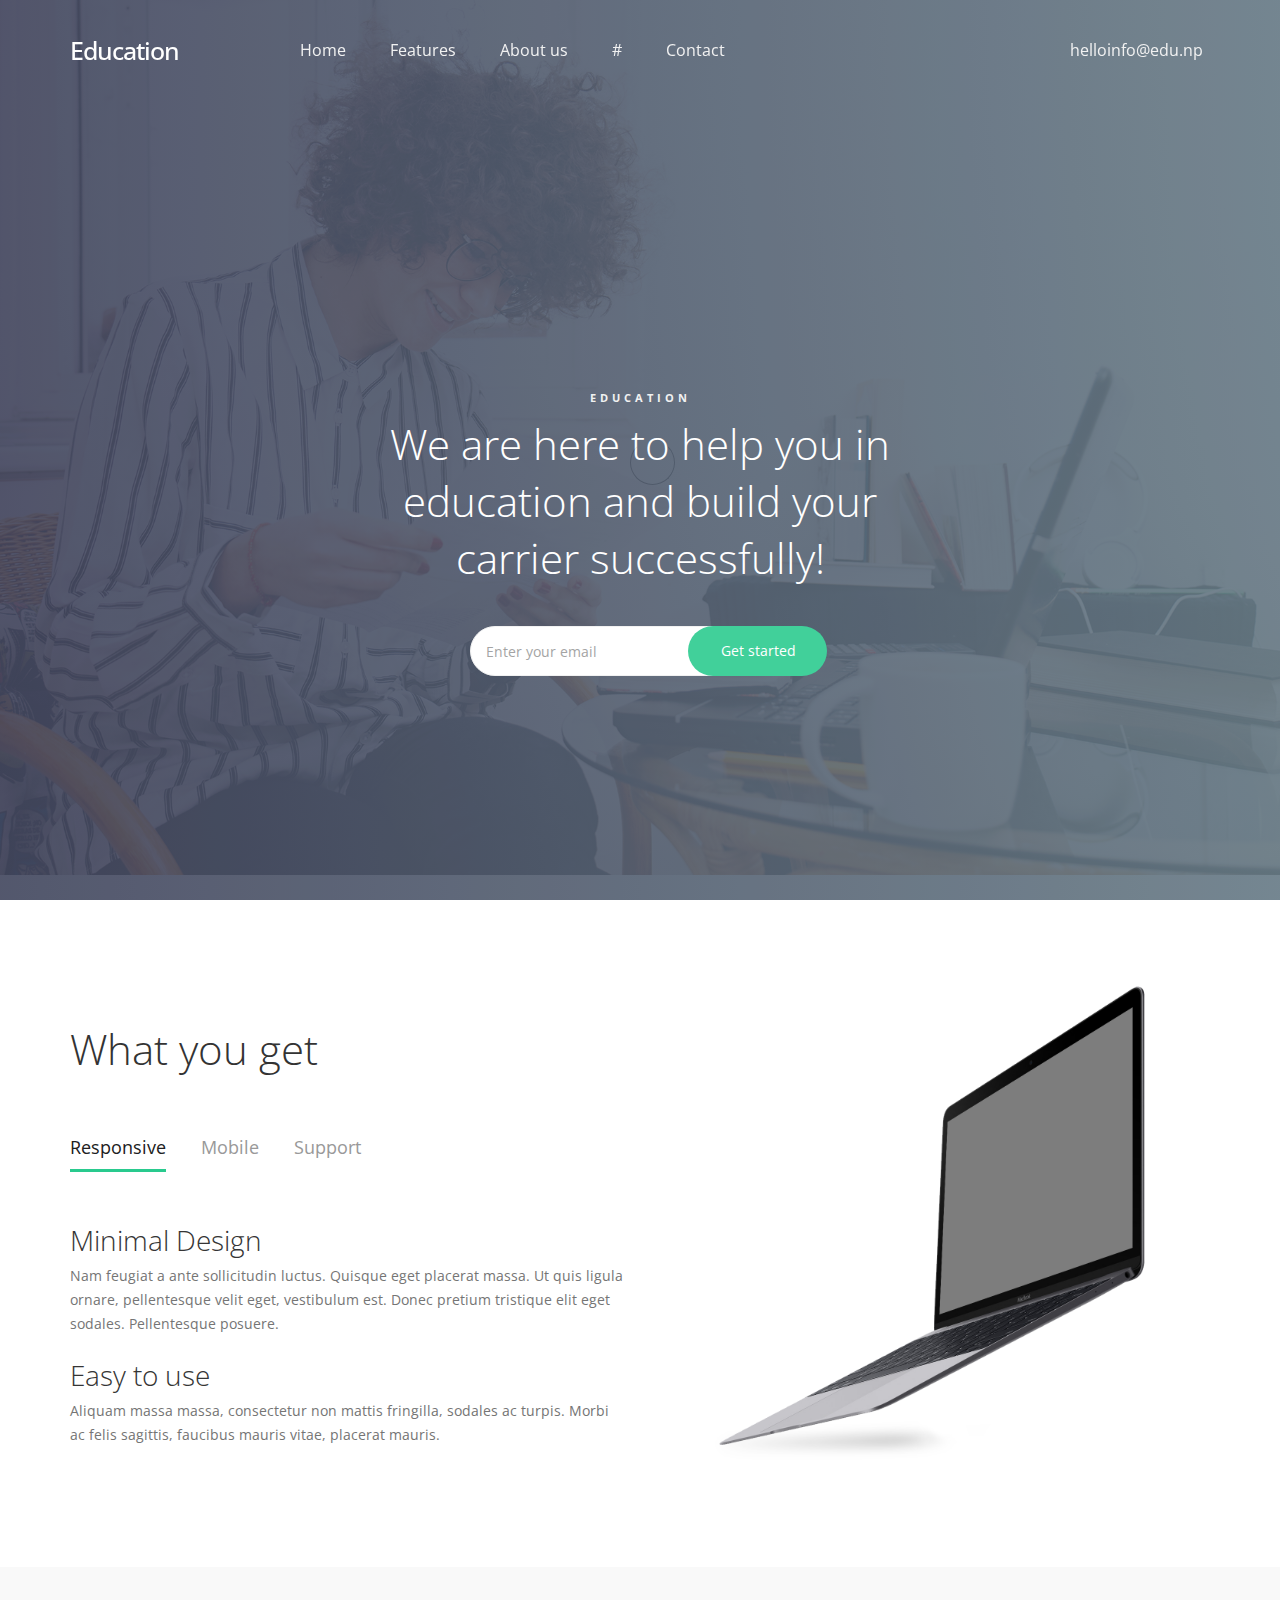
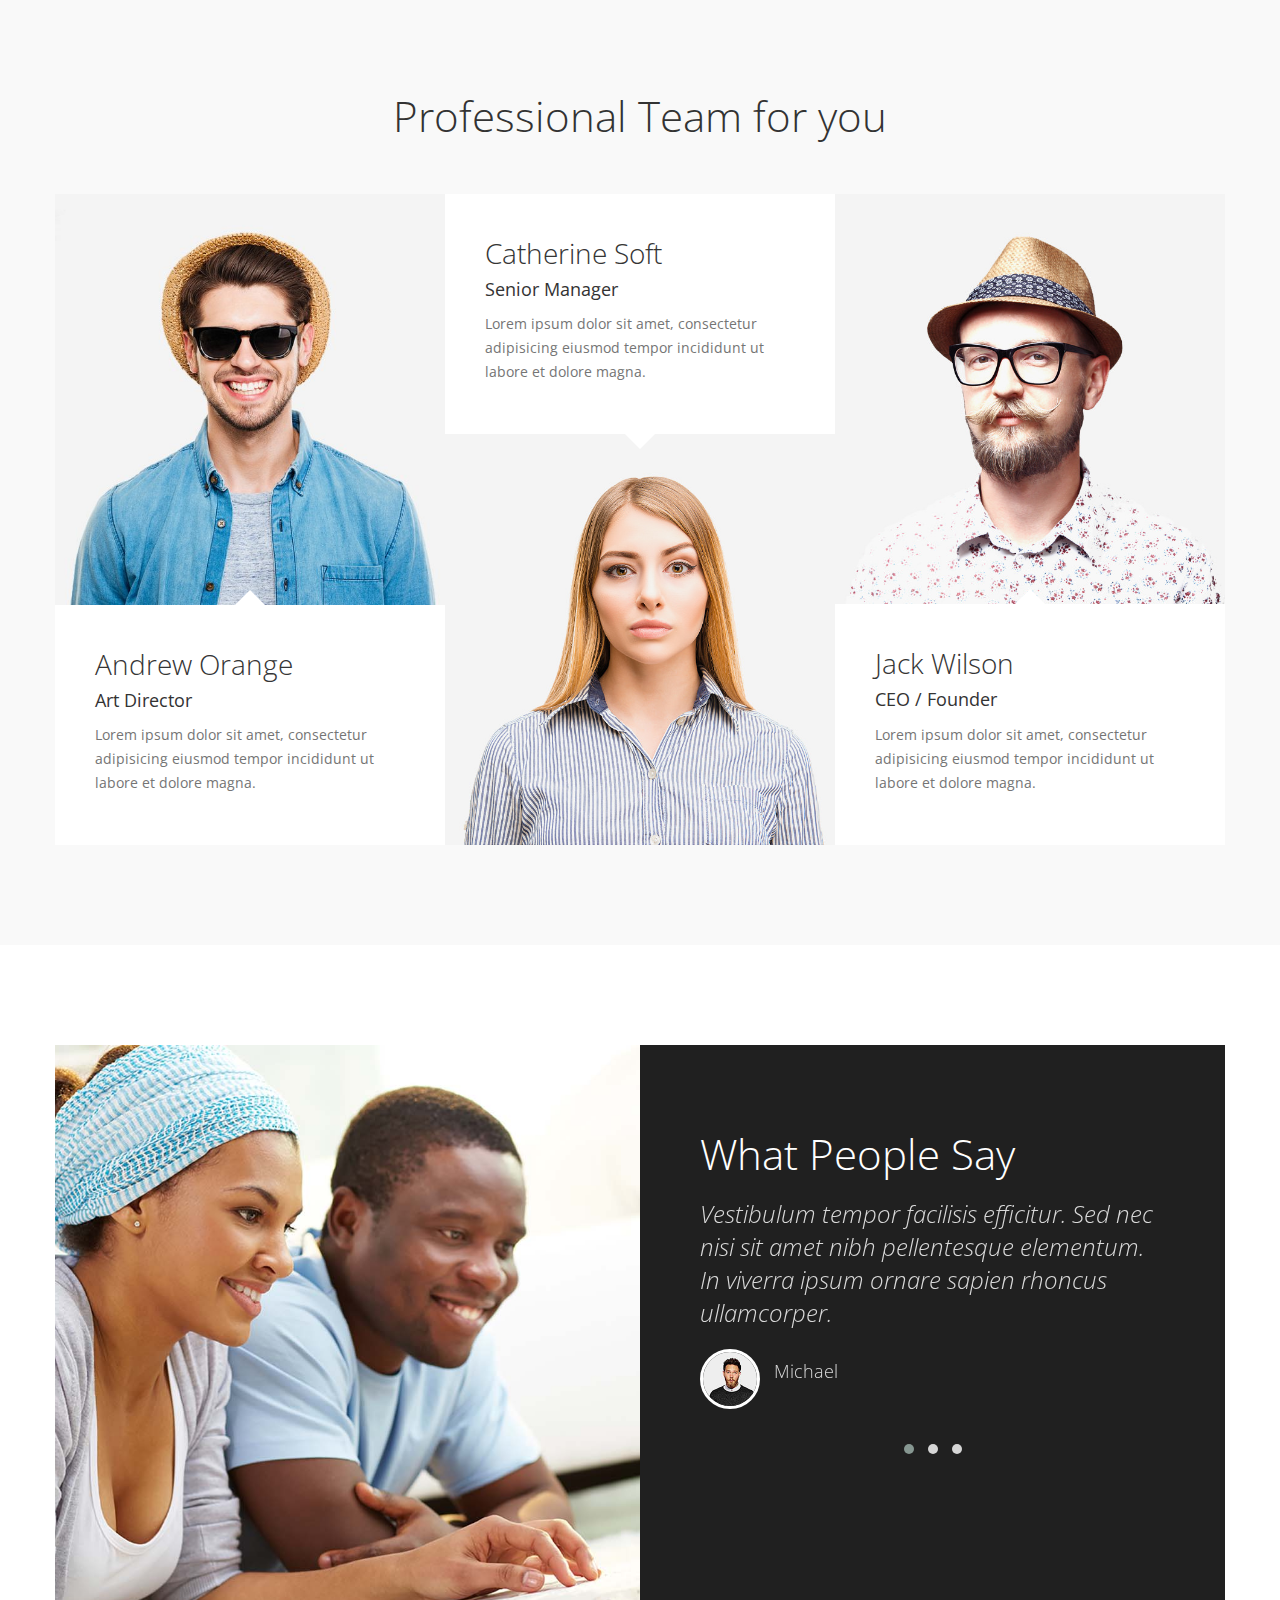
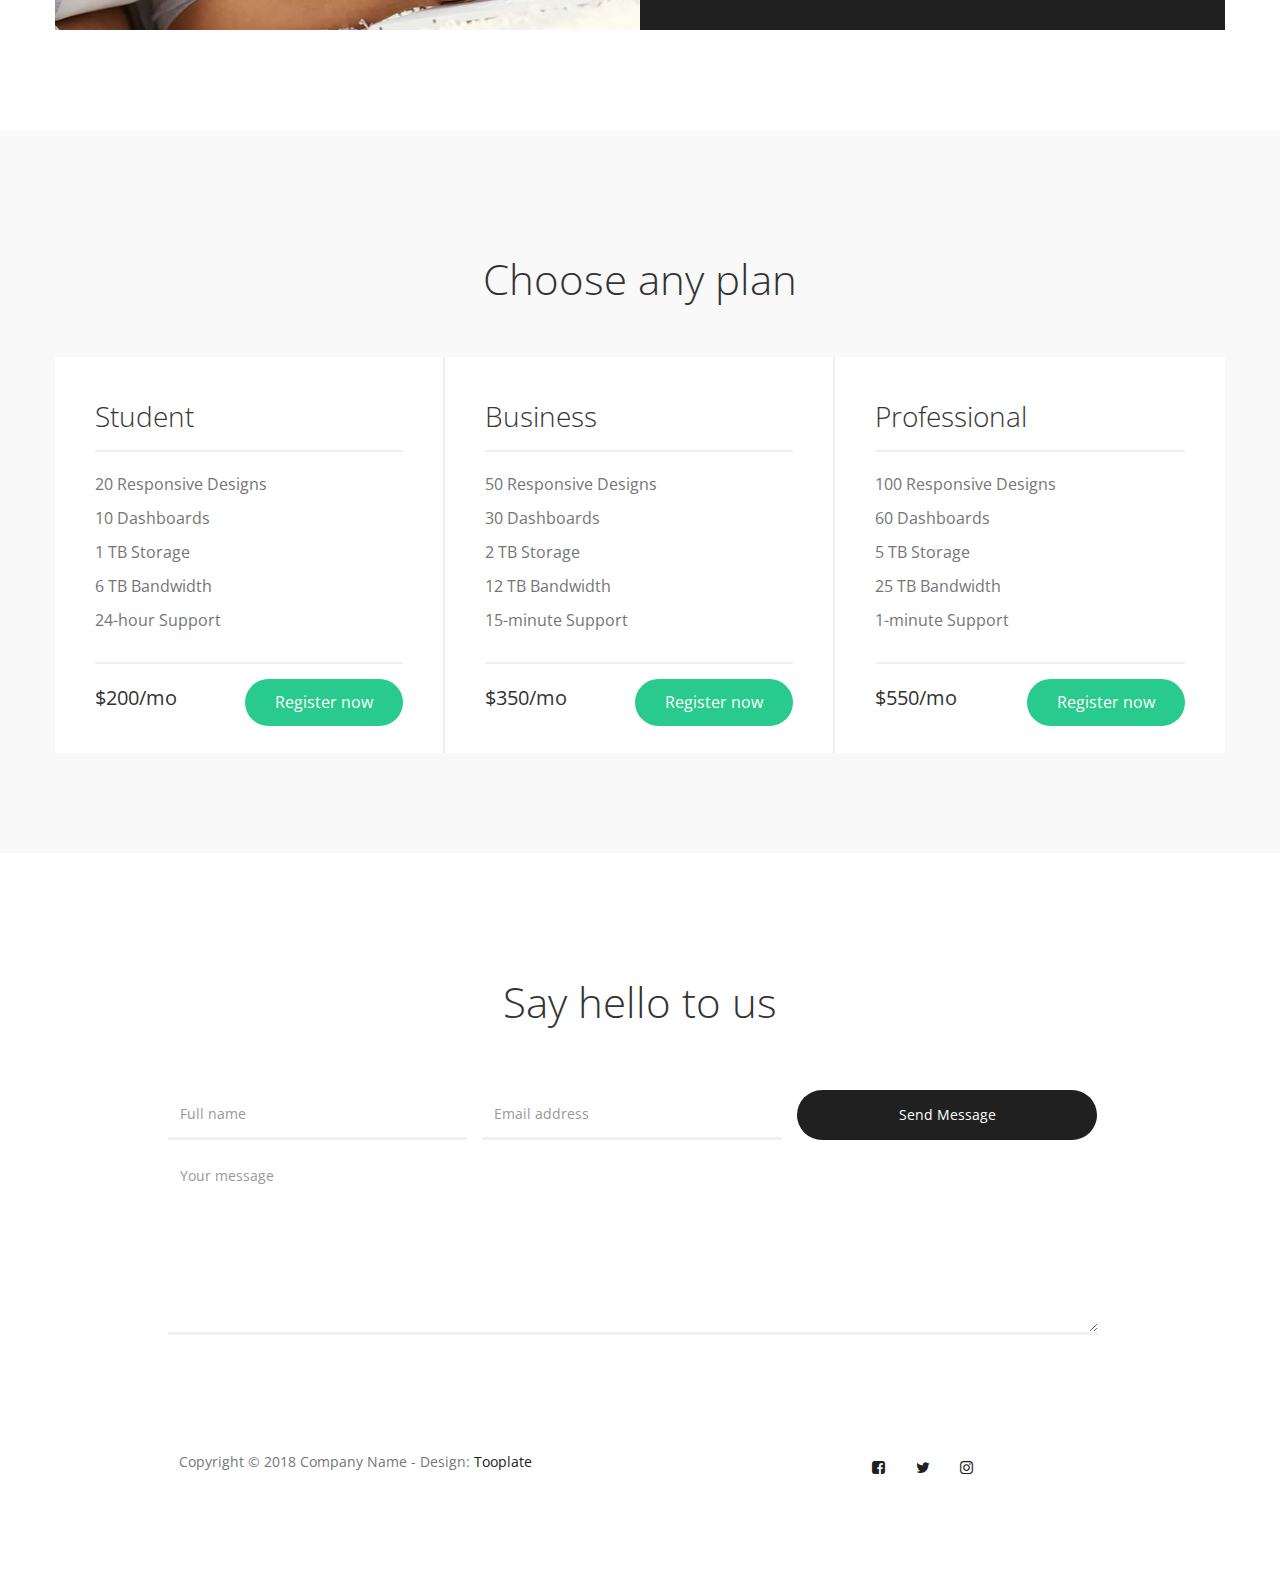
<file: dashboard.html>
<!DOCTYPE html>
<html lang="en">
<head>

	<title>Education</title>
	
     <meta charset="UTF-8">
     <meta http-equiv="X-UA-Compatible" content="IE=Edge">
     <meta name="description" content="">
     <meta name="keywords" content="">
     <meta name="team" content="">
     <meta name="viewport" content="width=device-width, initial-scale=1, maximum-scale=1">

     <link rel="stylesheet" href="css/bootstrap.min.css">
     <link rel="stylesheet" href="css/owl.carousel.css">
     <link rel="stylesheet" href="css/owl.theme.default.min.css">
     <link rel="stylesheet" href="css/font-awesome.min.css">

     <!-- MAIN CSS -->
     <link rel="stylesheet" href="css/tooplate-style.css">

</head>
<body>

     <!-- PRE LOADER -->
     <section class="preloader">
          <div class="spinner">

               <span class="spinner-rotate"></span>
               <div class="alert alert-success" role="alert" style="display:none;">
  Sign in successfully!
</div>

          </div>
     </section>


     <!-- MENU -->
     <section class="navbar custom-navbar navbar-fixed-top" role="navigation">
          <div class="container">

               <div class="navbar-header">
                    <button class="navbar-toggle" data-toggle="collapse" data-target=".navbar-collapse">
                         <span class="icon icon-bar"></span>
                         <span class="icon icon-bar"></span>
                         <span class="icon icon-bar"></span>
                    </button>

                    <!-- lOGO TEXT HERE -->
                    <a href="index.html" class="navbar-brand">Education</a>
               </div>

               <!-- MENU LINKS -->
               <div class="collapse navbar-collapse">
                    <ul class="nav navbar-nav">
                         <li><a href="#home" class="smoothScroll">Home</a></li>
                         <li><a href="#feature" class="smoothScroll">Features</a></li>
                         <li><a href="#about" class="smoothScroll">About us</a></li>
                         <li><a href="#pricing" class="smoothScroll">#</a></li>
                         <li><a href="#contact" class="smoothScroll">Contact</a></li>
                    </ul>
                    <ul class="nav navbar-nav navbar-right">
                         <li><a href="#">hello<span>info@edu.np</span></a></li>
                    </ul>
               </div>

          </div>
     </section>


     <!-- FEATURE -->
     <section id="home" data-stellar-background-ratio="0.5">
          <div class="overlay"></div>
          <div class="container">
               <div class="row">

                    <div class="col-md-offset-3 col-md-6 col-sm-12">
                         <div class="home-info">
                              <h3>Education</h3>
                              <h1>We are here to help you in education and build your carrier successfully!</h1>
                              <form action="" method="get" class="online-form">
                                   <input type="email" name="email" class="form-control" placeholder="Enter your email" required="">
                                   <button type="submit" class="form-control">Get started</button>
                              </form>
                         </div>
                    </div>

               </div>
          </div>
     </section>


     <!-- FEATURE -->
     <section id="feature" data-stellar-background-ratio="0.5">
          <div class="container">
               <div class="row">

                    <div class="col-md-12 col-sm-12">
                         <div class="section-title">
                              <h1>What you get</h1>
                         </div>
                    </div>

                    <div class="col-md-6 col-sm-6">
                         <ul class="nav nav-tabs" role="tablist">
                              <li class="active"><a href="#tab01" aria-controls="tab01" role="tab" data-toggle="tab">Responsive</a></li>

                              <li><a href="#tab02" aria-controls="tab02" role="tab" data-toggle="tab">Mobile</a></li>

                              <li><a href="#tab03" aria-controls="tab03" role="tab" data-toggle="tab">Support</a></li>
                         </ul>

                         <div class="tab-content">
                              <div class="tab-pane active" id="tab01" role="tabpanel">
                                   <div class="tab-pane-item">
                                        <h2>Minimal Design</h2>
                                        <p>Nam feugiat a ante sollicitudin luctus. Quisque eget placerat massa. Ut quis ligula ornare, pellentesque velit eget, vestibulum est. Donec pretium tristique elit eget sodales. Pellentesque posuere.</p>
                                   </div>
                                   <div class="tab-pane-item">
                                        <h2>Easy to use</h2>
                                        <p>Aliquam massa massa, consectetur non mattis fringilla, sodales ac turpis. Morbi ac felis sagittis, faucibus mauris vitae, placerat mauris.</p>
                                   </div>
                              </div>


                              <div class="tab-pane" id="tab02" role="tabpanel">
                                   <div class="tab-pane-item">
                                        <h2>Compatible Browsers</h2>
                                        <p>Nam maximus elit a metus luctus, a faucibus magna mattis. Ut malesuada viverra iaculis. Nunc euismod sit amet neque a tincidunt.</p>
                                   </div>
                                   <div class="tab-pane-item">
                                        <h2>User Friendly</h2>
                                        <p>Maecenas maximus velit lorem, quis pharetra turpis fringilla id. Vestibulum tempor facilisis efficitur. Sed nec nisi sit amet nibh pellentesque elementum.</p>
                                   </div>
                                   <div class="tab-pane-item">
                                        <h2>HTML5 & CSS3</h2>
                                        <p>In viverra ipsum ornare sapien rhoncus ullamcorper. Vivamus vitae risus ac mi vehicula sagittis. Nulla dictum magna sit amet pharetra aliquam.</p>
                                   </div>
                              </div>

                              <div class="tab-pane" id="tab03" role="tabpanel">
                                   <div class="tab-pane-item">
                                        <h2>Quick Support</h2>
                                        <p>Mauris rutrum est at fringilla pulvinar. Nam ligula urna, lobortis non scelerisque vel, molestie eu massa. Nullam mattis elit at tortor accumsan.</p>
                                   </div>
                                   <div class="tab-pane-item">
                                        <h2>Managed Stuffs</h2>
                                        <p>Quisque ullamcorper sem quis sapien cursus efficitur. Sed id sodales ipsum. Morbi eleifend tempus erat sit amet vehicula. Nulla at posuere tellus, non mattis erat. Nulla id massa gravida.</p>
                                   </div>
                              </div>
                         </div>

                    </div>

                    <div class="col-md-6 col-sm-6">
                         <div class="feature-image">
                              <img src="images/feature-mockup.png" class="img-responsive" alt="Thin Laptop">                             
                         </div>
                    </div>

               </div>
          </div>
     </section>


     <!-- ABOUT -->
     <section id="about" data-stellar-background-ratio="0.5">
          <div class="container">
               <div class="row">

                    <div class="col-md-offset-3 col-md-6 col-sm-12">
                         <div class="section-title">
                              <h1>Professional Team for you</h1>
                         </div>
                    </div>

                    <div class="col-md-4 col-sm-4">
                         <div class="team-thumb">
                              <img src="images/team-image1.jpg" class="img-responsive" alt="Andrew Orange">
                              <div class="team-info team-thumb-up">
                                   <h2>Andrew Orange</h2>
                                   <small>Art Director</small>
                                   <p>Lorem ipsum dolor sit amet, consectetur adipisicing eiusmod tempor incididunt ut labore et dolore magna.</p>
                              </div>
                         </div>
                    </div>

                    <div class="col-md-4 col-sm-4">
                         <div class="team-thumb">
                              <div class="team-info team-thumb-down">
                                   <h2>Catherine Soft</h2>
                                   <small>Senior Manager</small>
                                   <p>Lorem ipsum dolor sit amet, consectetur adipisicing eiusmod tempor incididunt ut labore et dolore magna.</p>
                              </div>
                              <img src="images/team-image2.jpg" class="img-responsive" alt="Catherine Soft">
                         </div>
                    </div>

                    <div class="col-md-4 col-sm-4">
                         <div class="team-thumb">
                              <img src="images/team-image3.jpg" class="img-responsive" alt="Jack Wilson">
                              <div class="team-info team-thumb-up">
                                   <h2>Jack Wilson</h2>
                                   <small>CEO / Founder</small>
                                   <p>Lorem ipsum dolor sit amet, consectetur adipisicing eiusmod tempor incididunt ut labore et dolore magna.</p>
                              </div>
                         </div>
                    </div>
                    
               </div>
          </div>
     </section>


     <!-- TESTIMONIAL -->
     <section id="testimonial" data-stellar-background-ratio="0.5">
          <div class="container">
               <div class="row">

                    <div class="col-md-6 col-sm-12">
                         <div class="testimonial-image"></div>
                    </div>

                    <div class="col-md-6 col-sm-12">
                         <div class="testimonial-info">
                              
                              <div class="section-title">
                                   <h1>What People Say</h1>
                              </div>

                              <div class="owl-carousel owl-theme">
                                   <div class="item">
                                        <h3>Vestibulum tempor facilisis efficitur. Sed nec nisi sit amet nibh pellentesque elementum. In viverra ipsum ornare sapien rhoncus ullamcorper.</h3>
                                        <div class="testimonial-item">
                                             <img src="images/tst-image1.jpg" class="img-responsive" alt="Michael">
                                             <h4>Michael</h4>
                                        </div>
                                   </div>

                                   <div class="item">
                                        <h3>Donec pretium tristique elit eget sodales. Pellentesque posuere, nunc id interdum venenatis, leo odio cursus sapien, ac malesuada nisl libero eget urna.</h3>
                                        <div class="testimonial-item">
                                             <img src="images/tst-image2.jpg" class="img-responsive" alt="Sofia">
                                             <h4>Sofia</h4>
                                        </div>
                                   </div>

                                   <div class="item">
                                        <h3>Lorem ipsum dolor sit amet, consectetur adipisicing eiusmod tempor incididunt ut labore et dolore magna.</h3>
                                        <div class="testimonial-item">
                                             <img src="images/tst-image3.jpg" class="img-responsive" alt="Monica">
                                             <h4>Monica</h4>
                                        </div>
                                   </div>
                              </div>

                         </div>
                    </div>
                    
               </div>
          </div>
     </section>


     <!-- PRICING -->
     <section id="pricing" data-stellar-background-ratio="0.5">
          <div class="container">
               <div class="row">

                    <div class="col-md-12 col-sm-12">
                         <div class="section-title">
                              <h1>Choose any plan</h1>
                         </div>
                    </div>

                    <div class="col-md-4 col-sm-6">
                         <div class="pricing-thumb">
                             <div class="pricing-title">
                                  <h2>Student</h2>
                             </div>
                             <div class="pricing-info">
                                   <p>20 Responsive Designs</p>
                                   <p>10 Dashboards</p>
                                   <p>1 TB Storage</p>
                                   <p>6 TB Bandwidth</p>
                                   <p>24-hour Support</p>
                             </div>
                             <div class="pricing-bottom">
                                   <span class="pricing-dollar">$200/mo</span>
                                   <a href="#" class="section-btn pricing-btn">Register now</a>
                             </div>
                         </div>
                    </div>

                    <div class="col-md-4 col-sm-6">
                         <div class="pricing-thumb">
                             <div class="pricing-title">
                                  <h2>Business</h2>
                             </div>
                             <div class="pricing-info">
                                   <p>50 Responsive Designs</p>
                                   <p>30 Dashboards</p>
                                   <p>2 TB Storage</p>
                                   <p>12 TB Bandwidth</p>
                                   <p>15-minute Support</p>
                             </div>
                             <div class="pricing-bottom">
                                   <span class="pricing-dollar">$350/mo</span>
                                   <a href="#" class="section-btn pricing-btn">Register now</a>
                             </div>
                         </div>
                    </div>

                    <div class="col-md-4 col-sm-6">
                         <div class="pricing-thumb">
                             <div class="pricing-title">
                                  <h2>Professional</h2>
                             </div>
                             <div class="pricing-info">
                                   <p>100 Responsive Designs</p>
                                   <p>60 Dashboards</p>
                                   <p>5 TB Storage</p>
                                   <p>25 TB Bandwidth</p>
                                   <p>1-minute Support</p>
                             </div>
                             <div class="pricing-bottom">
                                   <span class="pricing-dollar">$550/mo</span>
                                   <a href="#" class="section-btn pricing-btn">Register now</a>
                             </div>
                         </div>
                    </div>
                    
               </div>
          </div>
     </section>   


     <!-- CONTACT -->
     <section id="contact" data-stellar-background-ratio="0.5">
          <div class="container">
               <div class="row">

                    <div class="col-md-offset-1 col-md-10 col-sm-12">
                         <form id="contact-form" role="form" action="" method="post">
                              <div class="section-title">
                                   <h1>Say hello to us</h1>
                              </div>

                              <div class="col-md-4 col-sm-4">
                                   <input type="text" class="form-control" placeholder="Full name" name="name" required="">
                              </div>
                              <div class="col-md-4 col-sm-4">
                                   <input type="email" class="form-control" placeholder="Email address" name="email" required="">
                              </div>
                              <div class="col-md-4 col-sm-4">
                                   <input type="submit" class="form-control" name="send message" value="Send Message">
                              </div>
                              <div class="col-md-12 col-sm-12">
                                   <textarea class="form-control" rows="8" placeholder="Your message" name="message" required=""></textarea>
                              </div>
                         </form>
                    </div>

               </div>
          </div>
     </section>       


     <!-- FOOTER -->
     <footer id="footer" data-stellar-background-ratio="0.5">
          <div class="container">
               <div class="row">

                    <div class="copyright-text col-md-12 col-sm-12">
                         <div class="col-md-6 col-sm-6">
                              <p>Copyright &copy; 2018 Company Name - Design:
                				<a rel="nofollow" href="http://tooplate.com">Tooplate</a></p>
                         </div>

                         <div class="col-md-6 col-sm-6">
                              <ul class="social-icon">
                                   <li><a href="#" class="fa fa-facebook-square" attr="facebook icon"></a></li>
                                   <li><a href="#" class="fa fa-twitter"></a></li>
                                   <li><a href="#" class="fa fa-instagram"></a></li>
                              </ul>
                         </div>
                    </div>

               </div>
          </div>
     </footer>
<script>
     const params = new URLSearchParams(window.location.search);
if (params.get("login") === "success") {
    document.querySelector('.alert').style.display = "block";

    setTimeout(() => {
        document.querySelector('.alert').style.display = "none";
    }, 2000);
}

</script>

     <!-- SCRIPTS -->
     <script src="js/jquery.js"></script>
     <script src="js/bootstrap.min.js"></script>
     <script src="js/jquery.stellar.min.js"></script>
     <script src="js/owl.carousel.min.js"></script>
     <script src="js/smoothscroll.js"></script>
     <script src="js/custom.js"></script>

</body>
</html>
</file>
<file: css/tooplate-style.css>
/*

Template 2106 Soft Landing

http://www.tooplate.com/view/2106-soft-landing
	
*/
 
  @import url('https://fonts.googleapis.com/css?family=Open+Sans:300,300i,400');

  body {
    font-family: 'Open Sans', sans-serif;
    overflow-x: hidden;
    background: #f9f9f9;
  }



  /*---------------------------------------
     TYPOGRAPHY              
  -----------------------------------------*/

  h1,h2,h3,h4,h5,h6 {
    font-weight: 300;
    line-height: normal;
  }

  h1 {
    font-size: 3em;
  }

  h2 {
    color: #353535;
    font-size: 2em;
  }

  p {
    color: #757575;
    font-size: 14px;
    font-weight: normal;
    line-height: 24px;
  }



  /*---------------------------------------
     GENERAL               
  -----------------------------------------*/

  html{
    -webkit-font-smoothing: antialiased;
  }

  a {
    color: #202020;
    text-decoration: none !important;
  }

  a,
  input, button,
  .form-control {
    -webkit-transition: 0.5s;
    transition: 0.5s;
  }

  a:hover, a:active, a:focus {
    color: #29ca8e;
    outline: none;
  }

  ::-webkit-scrollbar{
    width: 8px;
    height: 8px;
  }

  ::-webkit-scrollbar-thumb {
    cursor: pointer;
    background: #202020;
  }

  .section-title {
    padding-bottom: 40px;
  }

  section {
    position: relative;
    padding: 100px 0;
  }

  #contact,
  footer {
    background: #ffffff;
    text-align: center;
  }

  .overlay {
    background: #536976;  /* fallback for old browsers */
    background: -webkit-linear-gradient(to right, #292E49, #536976);  /* Chrome 10-25, Safari 5.1-6 */
    background: linear-gradient(to right, #292E49, #536976); /* W3C, IE 10+/ Edge, Firefox 16+, Chrome 26+, Opera 12+, Safari 7+ */
    opacity: 0.9;
    position: absolute;
    top: 0;
    right: 0;
    bottom: 0;
    left: 0;
    width: 100%;
    height: 100%;
  }

  .online-form {
    position: relative;
  }

  .online-form .form-control {
    border-color: #f0f0f0;
    display: inline-block;
    vertical-align: top;
    border-radius: 50px;
    box-shadow: none;
    height: 50px;
    margin-right: 0.5em;
    padding-left: 15px;
  }

  .online-form input[type="email"] {
    width: 60%;
  }

  .online-form button {
    background: #29ca8e;
    border: 0;
    color: #ffffff;
    position: absolute;
    right: 6em;
    width: 25%;
  }

  .online-form button:hover {
    background: #202020;
    color: #ffffff;
  }



  /*---------------------------------------
     BUTTONS               
  -----------------------------------------*/

  .section-btn {
    background: #29ca8e;
    border: 0;
    border-radius: 50px;
    color: #ffffff;
    font-size: 16px;
    font-weight: normal;
    padding: 12px 30px;
    transition: 0.5s 0.2s;
  }

  .section-btn:hover,
  .section-btn:focus {
    background: #202020;
    color: #ffffff;
  }



  /*---------------------------------------
       PRE LOADER              
  -----------------------------------------*/

  .preloader {
    position: fixed;
    top: 0;
    left: 0;
    width: 100%;
    height: 100%;
    z-index: 99999;
    display: flex;
    flex-flow: row nowrap;
    justify-content: center;
    align-items: center;
    background: none repeat scroll 0 0 #ffffff;
  }

  .spinner {
    border: 1px solid transparent;
    border-radius: 3px;
    position: relative;
  }

  .spinner:before {
    content: '';
    box-sizing: border-box;
    position: absolute;
    top: 50%;
    left: 50%;
    width: 45px;
    height: 45px;
    margin-top: -10px;
    margin-left: -10px;
    border-radius: 50%;
    border: 1px solid #575757;
    border-top-color: #ffffff;
    animation: spinner .9s linear infinite;
  }

  @-webkit-@keyframes spinner {
    to {transform: rotate(360deg);}
  }

  @keyframes spinner {
    to {transform: rotate(360deg);}
  }



  /*---------------------------------------
      MENU              
  -----------------------------------------*/

  .custom-navbar {
    border: none;
    margin-bottom: 0;
    padding: 25px 0;
  }

  .custom-navbar .navbar-brand {
    color: #ffffff;
    font-size: 25px;
    font-weight: 500;
    letter-spacing: -1px;
  }

  .top-nav-collapse {
    background: #ffffff;
  }

  .custom-navbar .navbar-nav {
    margin-left: 6em;
  }

  .custom-navbar .nav li a {
    font-size: 16px;
    font-weight: normal;
    color: #f0f0f0;
    padding-right: 22px;
    padding-left: 22px;
  }

  .custom-navbar .nav li a:hover {
    background: transparent;
    color: #29ca8e;
  }

  .custom-navbar .navbar-nav > li > a:hover,
  .custom-navbar .navbar-nav > li > a:focus {
    background-color: transparent;
  }

  .custom-navbar .nav li.active > a {
    background-color: transparent;
    color: #29ca8e;
  }

  .custom-navbar .navbar-toggle {
    border: none;
    padding-top: 10px;
  }

  .custom-navbar .navbar-toggle {
    background-color: transparent;
  }

  .custom-navbar .navbar-toggle .icon-bar {
    background: #29ca8e;
    border-color: transparent;
  }

  @media(min-width:768px) {
    .custom-navbar {
      border-bottom: 0;
      background: 0 0; 
    }

    .custom-navbar.top-nav-collapse {
      background: #ffffff;
      -webkit-box-shadow: 0 1px 30px rgba(0, 0, 0, 0.1);
      -moz-box-shadow: 0 1px 30px rgba(0, 0, 0, 0.1);
      box-shadow: 0 1px 30px rgba(0, 0, 0, 0.1);
      padding: 10px 0;
    }

    .top-nav-collapse .navbar-brand {
      color: #252525;
    }

    .top-nav-collapse .nav li a {
      color: #575757;
    }

    .top-nav-collapse .nav .section-btn a {
      color: #ffffff;
    }
  }



  /*---------------------------------------
      HOME          
  -----------------------------------------*/

  #home {
    background: url('../images/home-bg.jpg') no-repeat center center;
    background-size: cover;
    vertical-align: middle;
    display: -webkit-box;
    display: -webkit-flex;
    display: -ms-flexbox;
    display: flex;
    -webkit-box-align: center;
    -webkit-align-items: center;
    -ms-flex-align: center;
    align-items: center;
    min-height: 100vh;
    position: relative;
    padding-top: 12em;
    text-align: center;
  }

  #home h1 {
    color: #ffffff;
    margin-top: 10px;
    margin-bottom: 40px;
  }

  .home-info {
    margin-top: 7em;
  }

  .home-info h3 {
    color: #f0f0f0;
    font-size: 11px;
    font-weight: bold;
    letter-spacing: 4px;
    text-transform: uppercase;
    margin: 10px 0;
  }
  


  /*---------------------------------------
      FEATURE              
  -----------------------------------------*/

  #feature {
    background: #ffffff;
  }

  #feature .nav-tabs {
    border-bottom: 0;
  }

  #feature .nav>li>a {
    padding: 8px 0;
  }

  #feature .nav-tabs>li>a {
    color: #999999;
    font-size: 18px;
    border: 0;
    border-bottom: 3px solid transparent;
    border-radius: 0;
    margin-right: 35px;
  }

  #feature .nav-tabs>li.active>a, 
  #feature .nav-tabs>li.active>a:focus, 
  #feature .nav-tabs>li.active>a:hover {
    background: transparent;
    color: #202020;
    border-bottom: 3px solid #29ca8e;
  }

  #feature .nav>li>a:focus, 
  #feature .nav>li>a:hover {
    background: transparent;
    border-bottom: 3px solid #29ca8e;
    color: #202020;
  }

  #feature .tab-content {
    margin-top: 50px;
  }

  .tab-pane-item {
    margin: 20px 0;
  }

  .tab-pane-item h2 {
    margin: 0 0 5px 0;
  }

  .feature-image {
    position: absolute;
    bottom: -27em;
  }



  /*---------------------------------------
      ABOUT              
  -----------------------------------------*/

  #about .col-md-4 {
    margin: 0;
    padding: 0;
  }

  .team-thumb {
    background: #ffffff;
    position: relative;
    overflow: hidden;
  }

  .team-thumb-up:after {
    display: block;
    margin: 0 auto;
    position: absolute;
    top: -15px;
    right: 0;
    left: 0;
    content: "";
    width: 0;
    height: 0;
    border-right: 15px solid transparent;
    border-left: 15px solid transparent;
    border-bottom: 15px solid #ffffff;
  }

  .team-thumb-down:after {
    display: block;
    margin: 0 auto;
    position: absolute;
    bottom: -15px;
    right: 0;
    left: 0;
    content: "";
    width: 0;
    height: 0;
    border-right: 15px solid transparent;
    border-left: 15px solid transparent;
    border-top: 15px solid #ffffff;
  }

  .team-info {
    position: relative;
    padding: 40px;
  }

  .team-info h2 {margin: 0;}

  .team-info small {
    display: block;
    font-size: 18px;
    margin: 5px 0 10px 0;
  }

  .team-thumb img {
    width: 100%;
  }



  /*---------------------------------------
      TESTIMONIAL           
  -----------------------------------------*/

  #testimonial {
    background: #ffffff;
  }

  #testimonial .col-md-6 {
    margin: 0;
    padding: 0;
  }

  #testimonial .section-title {
    padding-bottom: 0;
  }

  #testimonial h1 {
    color: #ffffff;
  }

  .testimonial-image {
    background: url('../images/testimonial-image.jpg') no-repeat center center;
    background-size: cover;
    width: 100%;
    height: 65vh;
  }

  .testimonial-info {
    background: #202020;
    padding: 60px;
    height: 65vh;
  }

  .testimonial-info h3 {
    color: #d9d9d9;
    font-style: italic;
    margin-top: 5px;
  }

  .testimonial-info .item {
    display: block;
    width: 100%;
  }

  .testimonial-item {
    margin: 20px 0;
  }

  .owl-carousel .owl-item img,
  .testimonial-item img,
  .testimonial-item h4 {
    color: #d9d9d9;
    display: inline-block;
    vertical-align: top;
  }

  .owl-carousel .owl-item img,
  .testimonial-item img {
    border: 3px solid #ffffff;
    border-radius: 100px;
    width: 60px;
    height: 60px;
    margin-right: 10px;
  }



  /*---------------------------------------
      PRICING             
  -----------------------------------------*/

  #about .section-title,
  #pricing .section-title {
    text-align: center;
  }

  #pricing .col-md-4 {
    margin: 0;
    padding: 0;
  }

  #pricing .col-md-4:last-child .pricing-thumb {
    border-right: 0;
  }

  .pricing-thumb {
    background: #ffffff;
    border-right: 2px solid #f0f0f0;
    padding: 20px 40px;
  }

  .pricing-title {
    padding-bottom: 5px;
  }

  .pricing-info {
    border-top: 2px solid #f0f0f0;
    border-bottom: 2px solid #f0f0f0;
  }

  .pricing-info,
  .pricing-bottom {
    padding: 20px 0;
  }

  .pricing-info p {
    font-size: 16px;
  }

  .pricing-bottom {
    position: relative;
  }

  .pricing-bottom span {
    font-size: 20px;
  }

  .pricing-btn {
    position: absolute;
    top: 15px;
    right: 0;
    display: inline-block;
  }



  /*---------------------------------------
      CONTACT             
  -----------------------------------------*/

  #contact-form .col-md-12,
  #contact-form .col-md-4 {
    padding-left: 0;
  }

  #contact-form .form-control {
    background: transparent;
    border: 0;
    border-bottom: 3px solid #f0f0f0;
    border-radius: 0;
    box-shadow: none;
    margin: 10px 0;
  }

  #contact-form .form-control:focus {
    border-bottom-color: #202020;
  }

  #contact-form input {
    height: 50px;
  }

  #contact-form input[type='submit'] {
    background: #202020;
    border-radius: 50px;
    border: 0;
    color: #ffffff;
  }

  #contact-form input[type='submit']:hover {
    background: #29ca8e;
    color: #ffffff;
  }
  


  /*---------------------------------------
     FOOTER              
  -----------------------------------------*/

  footer {
    padding-bottom: 80px;
  }

  .copyright-text p {
    margin: 5px;
  }



  /*---------------------------------------
     SOCIAL ICON              
  -----------------------------------------*/

  .social-icon {
    position: relative;
    padding: 0;
    margin: 0;
  }

  .social-icon li {
    display: inline-block;
    list-style: none;
  }

  .social-icon li a {
    border-radius: 50px;
    color: #202020;
    font-size: 15px;
    width: 35px;
    height: 35px;
    line-height: 35px;
    text-decoration: none;
    text-align: center;
    position: relative;
    margin: 5px 5px 5px 0;
  }

  .social-icon li a:hover {
    background: #536976;
    color: #ffffff;
  }



  /*---------------------------------------
     RESPONSIVE STYLES              
  -----------------------------------------*/

  @media only screen and (max-width: 1200px) {

    .custom-navbar .navbar-nav {
      margin-left: 3em;
    }

    .home-info {
      margin-top: 0;
    }
  }


  @media only screen and (max-width: 992px) {

    section {
      padding: 60px 0;
    }

    .custom-navbar .navbar-nav {
      margin-left: 0;
    }

    .custom-navbar .nav li a {
      font-size: 14px;
      padding-right: 15px;
      padding-left: 15px;
    }

    #feature .nav-tabs>li>a {
      font-size: 16px;
      margin-right: 20px;
    }

    .feature-image {
      bottom: -24em;
    }

    .pricing-thumb {
      margin-bottom: 30px;
    }

    footer {
      padding-bottom: 40px;
    }
  }


  @media screen and (max-width: 767px) {

    .section-title {
      padding-bottom: 20px;
    }

    .custom-navbar {
      background: #ffffff;
      -webkit-box-shadow: 0 1px 30px rgba(0, 0, 0, 0.1);
      -moz-box-shadow: 0 1px 30px rgba(0, 0, 0, 0.1);
      box-shadow: 0 1px 30px rgba(0, 0, 0, 0.1);
      padding: 10px 0;
      text-align: center;
    }

    .custom-navbar .nav li a {
      line-height: normal;
      padding: 5px;
    }

    .custom-navbar .navbar-brand,
    .top-nav-collapse .navbar-brand {
      color: #202020;
      font-weight: normal;
    }

    .custom-navbar .nav li a,
    .top-nav-collapse .nav li a {
      color: #656565;
    }

    .feature-image {
      position: relative;
      bottom: 0;
    }

    #about .col-md-4:nth-child(3n) .team-thumb {
      display: flex;
      -webkit-box-orient: vertical;
      flex-direction: column-reverse;
      -webkit-flex-direction: column-reverse;
      -ms-flex-direction: column-reverse;
    }

    .team-thumb-down:after {
      top: -15px;
      bottom: inherit;
      border-top: inherit;
      border-bottom: 15px solid #ffffff;
    }

    .testimonial-image,
    .testimonial-info {
      height: 85vh;
    }

    .testimonial-info {
      padding: 30px;
    }
  }


  @media screen and (max-width: 480px) {

    .online-form input[type="email"],
    .online-form .form-control {
      width: 85%;
    }

    .online-form .form-control {
      display: block;
      margin: 20px auto;
    }

    .online-form button {
      position: relative;
      right: 0;
    }

    .testimonial-image,
    .testimonial-info {
      height: 65vh;
    }
  }
</file>
